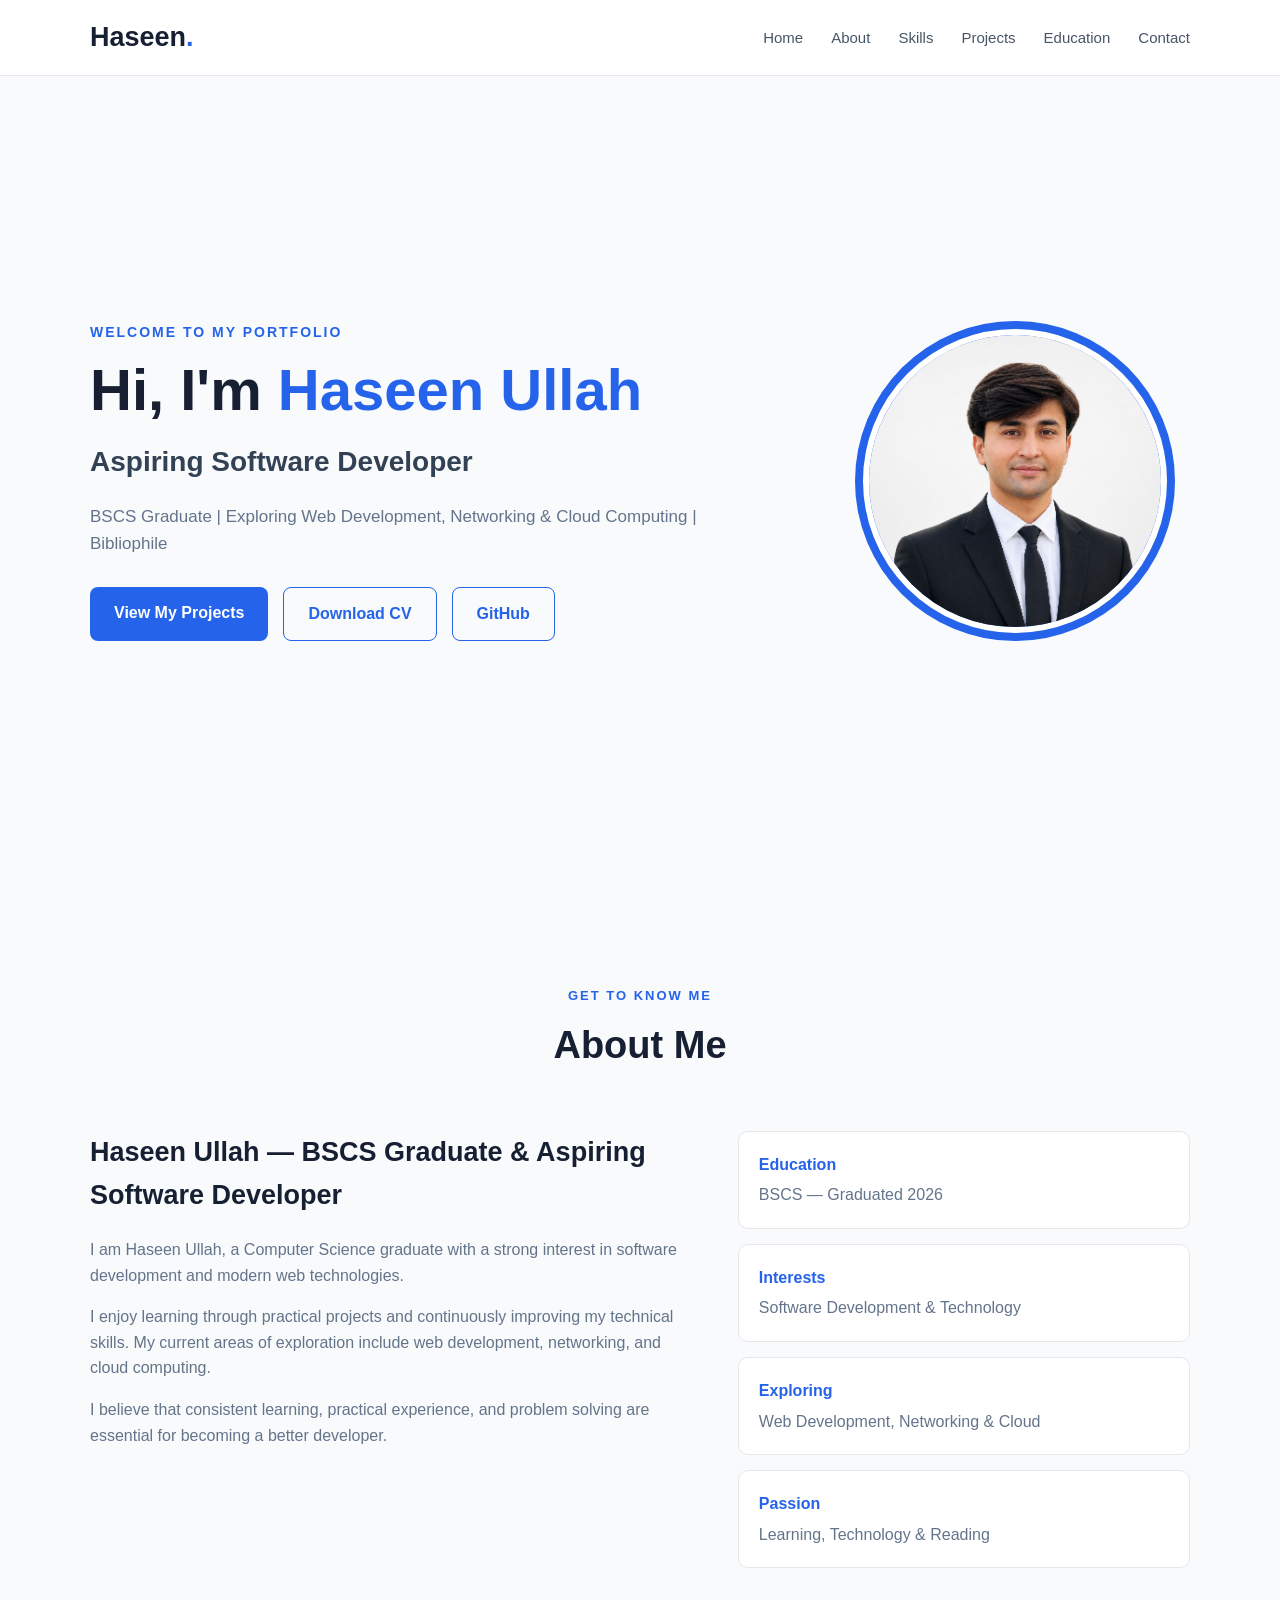
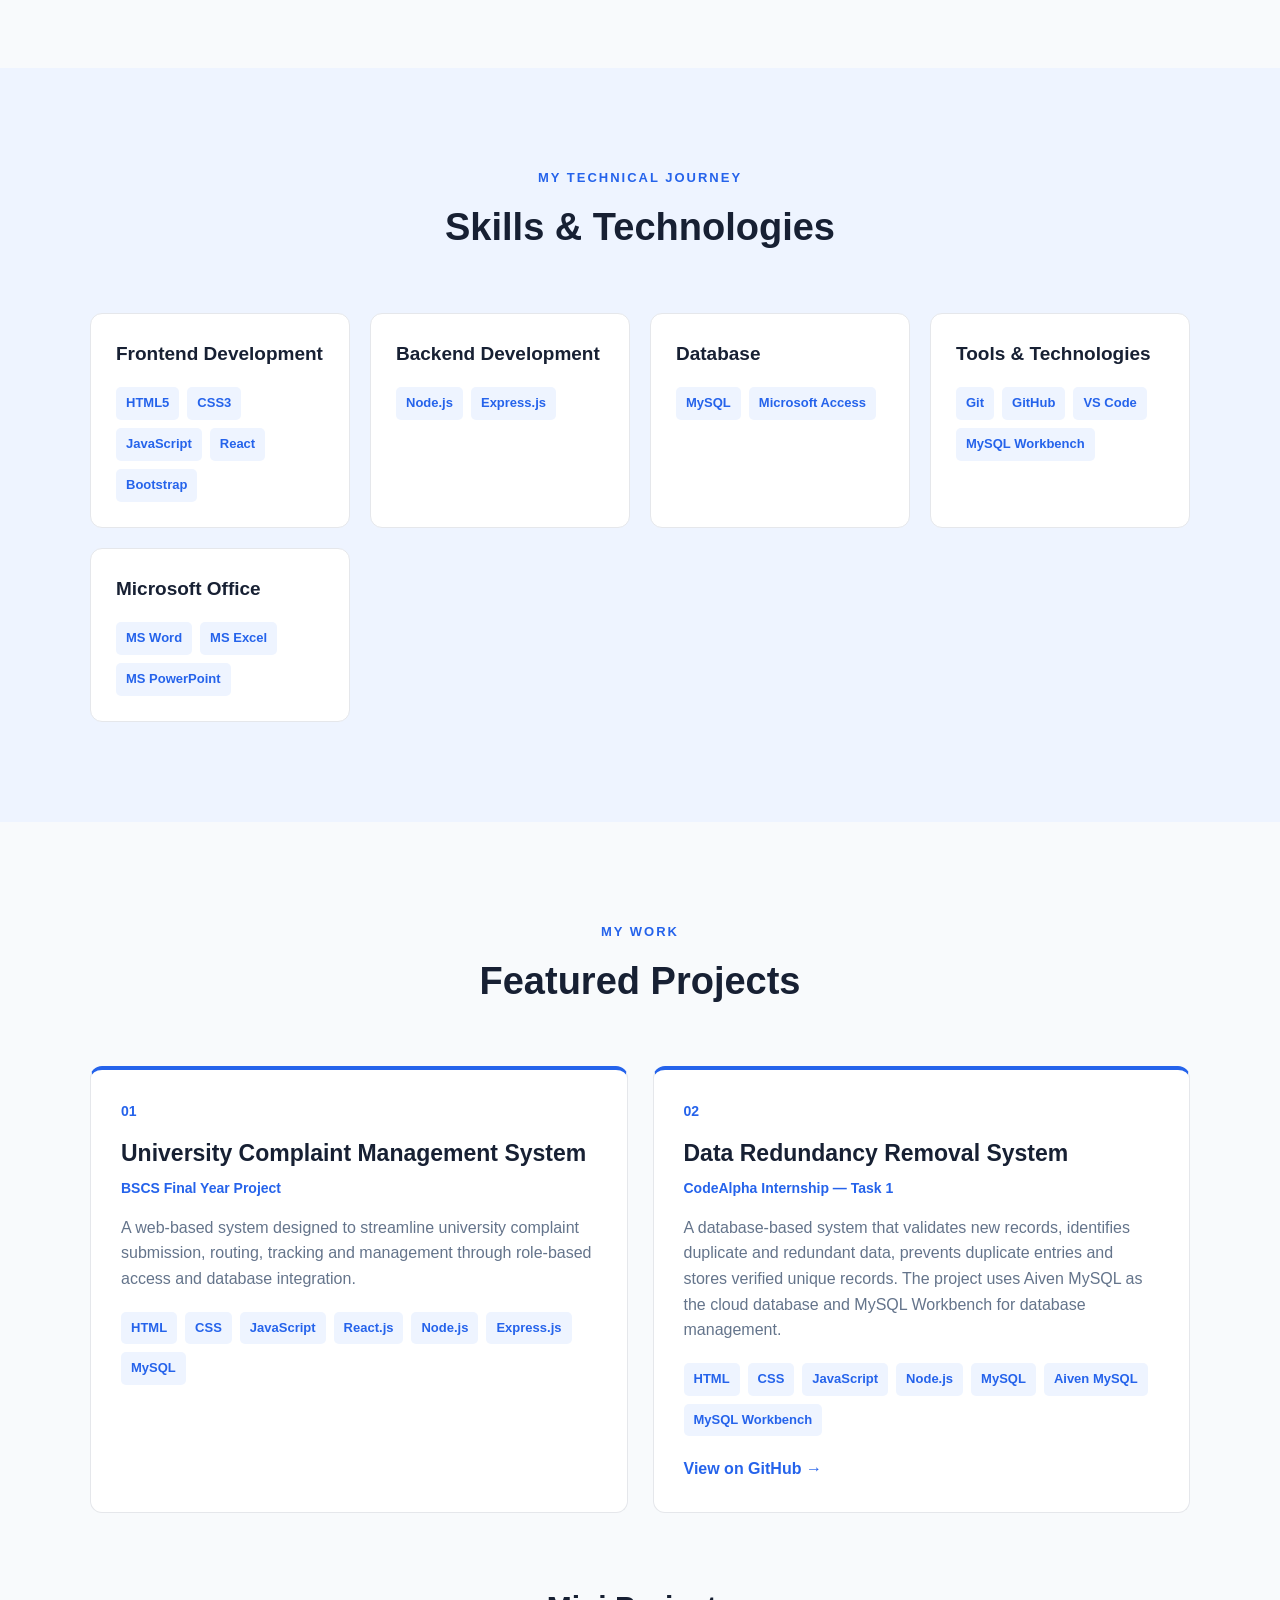
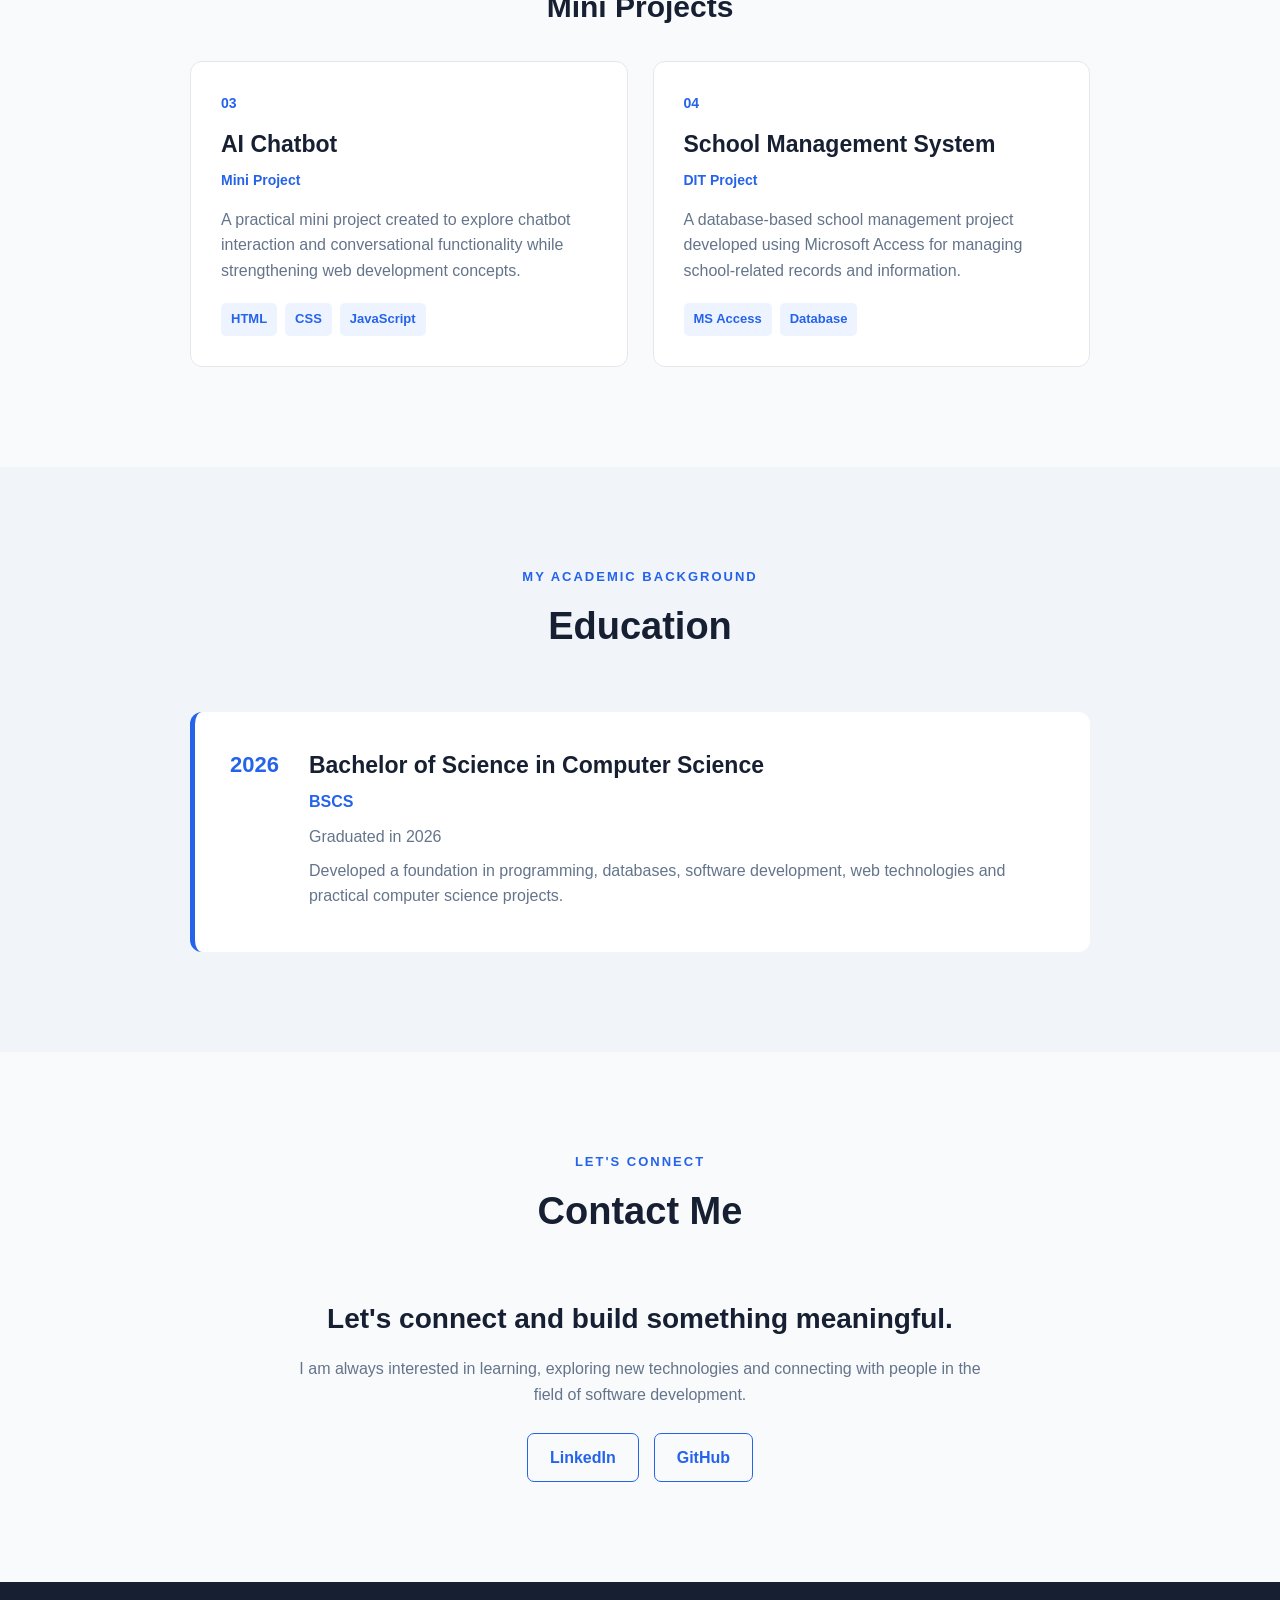
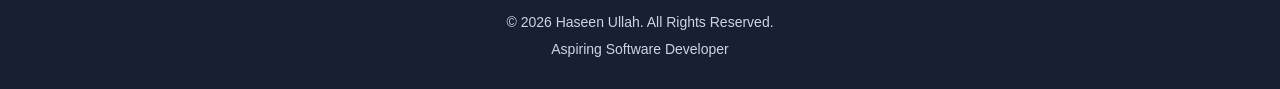
<file: index.html>
<!DOCTYPE html>
<html lang="en">

<head>
    <meta charset="UTF-8">
    <meta name="viewport" content="width=device-width, initial-scale=1.0">

    <!-- SEO -->
    <title>Haseen Ullah | Aspiring Software Developer</title>

    <meta name="description"
        content="Haseen Ullah is a BSCS Graduate and aspiring software developer. Explore his portfolio, projects, technical skills, education, and experience in web development, networking, and cloud computing.">

    <meta name="author" content="Haseen Ullah">
    <meta name="robots" content="index, follow">

    <!-- Canonical URL -->
    <link rel="canonical" href="https://haseen298.github.io/Haseen-Portfolio/">

    <!-- Keywords -->
    <meta name="keywords"
        content="Haseen Ullah, Haseen Ullah software developer, Haseen Ullah BSCS, Haseen Ullah portfolio, software developer Pakistan">

    <!-- Open Graph -->
    <meta property="og:title" content="Haseen Ullah | Aspiring Software Developer">

    <meta property="og:description"
        content="Explore Haseen Ullah's portfolio, projects, technical skills, education, and experience in software and web development.">

    <meta property="og:type" content="website">
    <meta property="og:url" content="https://haseen298.github.io/Haseen-Portfolio/">

    <!-- Stylesheet -->
    <link rel="stylesheet" href="style.css">
</head>

<body>

    <!-- NAVBAR -->

    <header>
        <nav class="navbar">

            <div class="logo">
                Haseen<span>.</span>
            </div>

            <ul class="nav-links">
                <li><a href="#home">Home</a></li>
                <li><a href="#about">About</a></li>
                <li><a href="#skills">Skills</a></li>
                <li><a href="#projects">Projects</a></li>
                <li><a href="#education">Education</a></li>
                <li><a href="#contact">Contact</a></li>
            </ul>

        </nav>
    </header>


    <main>

        <!-- HOME -->

        <section id="home" class="hero">

            <div class="hero-content">

                <p class="welcome">WELCOME TO MY PORTFOLIO</p>

                <h1>
                    Hi, I'm <span>Haseen Ullah</span>
                </h1>

                <h2>
                    Aspiring Software Developer
                </h2>

                <p class="hero-description">
                    BSCS Graduate | Exploring Web Development, Networking
                    &amp; Cloud Computing | Bibliophile
                </p>

                <div class="hero-buttons">

                    <a href="#projects" class="btn primary-btn">
                        View My Projects
                    </a>

                    <a href="Haseen_Ullah_CV.pdf"
                        download
                        class="btn secondary-btn">
                        Download CV
                    </a>

                    <a href="https://github.com/Haseen298"
                        target="_blank"
                        rel="noopener noreferrer"
                        class="btn secondary-btn">
                        GitHub
                    </a>

                </div>

            </div>


            <div class="hero-image">

                <div class="image-circle">

                    <img src="profile.jpg"
                        alt="Haseen Ullah - Aspiring Software Developer">

                </div>

            </div>

        </section>


        <!-- ABOUT -->

        <section id="about" class="section">

            <div class="section-title">

                <p>GET TO KNOW ME</p>

                <h2>About Me</h2>

            </div>


            <div class="about-content">

                <div class="about-text">

                    <h3>
                        Haseen Ullah — BSCS Graduate &amp;
                        Aspiring Software Developer
                    </h3>

                    <p>
                        I am Haseen Ullah, a Computer Science graduate
                        with a strong interest in software development
                        and modern web technologies.
                    </p>

                    <p>
                        I enjoy learning through practical projects
                        and continuously improving my technical skills.
                        My current areas of exploration include web
                        development, networking, and cloud computing.
                    </p>

                    <p>
                        I believe that consistent learning, practical
                        experience, and problem solving are essential
                        for becoming a better developer.
                    </p>

                </div>


                <div class="about-info">

                    <div class="info-box">
                        <h4>Education</h4>
                        <p>BSCS — Graduated 2026</p>
                    </div>

                    <div class="info-box">
                        <h4>Interests</h4>
                        <p>Software Development &amp; Technology</p>
                    </div>

                    <div class="info-box">
                        <h4>Exploring</h4>
                        <p>Web Development, Networking &amp; Cloud</p>
                    </div>

                    <div class="info-box">
                        <h4>Passion</h4>
                        <p>Learning, Technology &amp; Reading</p>
                    </div>

                </div>

            </div>

        </section>


        <!-- SKILLS -->

        <section id="skills" class="section skills-section">

            <div class="section-title">

                <p>MY TECHNICAL JOURNEY</p>

                <h2>Skills &amp; Technologies</h2>

            </div>


            <div class="skills-container">

                <!-- Frontend Development -->

                <div class="skill-card">

                    <h3>Frontend Development</h3>

                    <div class="skill-list">

                        <span>HTML5</span>
                        <span>CSS3</span>
                        <span>JavaScript</span>
                        <span>React</span>
                        <span>Bootstrap</span>

                    </div>

                </div>


                <!-- Backend Development -->

                <div class="skill-card">

                    <h3>Backend Development</h3>

                    <div class="skill-list">

                        <span>Node.js</span>
                        <span>Express.js</span>

                    </div>

                </div>


                <!-- Database -->

                <div class="skill-card">

                    <h3>Database</h3>

                    <div class="skill-list">

                        <span>MySQL</span>
                        <span>Microsoft Access</span>

                    </div>

                </div>


                <!-- Tools and Technologies -->

                <div class="skill-card">

                    <h3>Tools &amp; Technologies</h3>

                    <div class="skill-list">

                        <span>Git</span>
                        <span>GitHub</span>
                        <span>VS Code</span>
                        <span>MySQL Workbench</span>

                    </div>

                </div>


                <!-- Microsoft Office -->

                <div class="skill-card">

                    <h3>Microsoft Office</h3>

                    <div class="skill-list">

                        <span>MS Word</span>
                        <span>MS Excel</span>
                        <span>MS PowerPoint</span>

                    </div>

                </div>

            </div>

        </section>


        <!-- PROJECTS -->

        <section id="projects" class="section">

            <div class="section-title">

                <p>MY WORK</p>

                <h2>Featured Projects</h2>

            </div>


            <div class="projects-container">


                <!-- Project 01 -->

                <article class="project-card featured">

                    <div class="project-number">
                        01
                    </div>

                    <h3>
                        University Complaint Management System
                    </h3>

                    <p class="project-type">
                        BSCS Final Year Project
                    </p>

                    <p>
                        A web-based system designed to streamline
                        university complaint submission, routing,
                        tracking and management through role-based
                        access and database integration.
                    </p>

                    <div class="project-tech">

                        <span>HTML</span>
                        <span>CSS</span>
                        <span>JavaScript</span>
                        <span>React.js</span>
                        <span>Node.js</span>
                        <span>Express.js</span>
                        <span>MySQL</span>

                    </div>

                </article>


                <!-- Project 02 -->

                <article class="project-card featured">

                    <div class="project-number">
                        02
                    </div>

                    <h3>
                        Data Redundancy Removal System
                    </h3>

                    <p class="project-type">
                        CodeAlpha Internship — Task 1
                    </p>

                    <p>
                        A database-based system that validates new
                        records, identifies duplicate and redundant
                        data, prevents duplicate entries and stores
                        verified unique records. The project uses
                        Aiven MySQL as the cloud database and MySQL
                        Workbench for database management.
                    </p>

                    <div class="project-tech">

                        <span>HTML</span>
                        <span>CSS</span>
                        <span>JavaScript</span>
                        <span>Node.js</span>
                        <span>MySQL</span>
                        <span>Aiven MySQL</span>
                        <span>MySQL Workbench</span>

                    </div>

                    <a href="https://github.com/Haseen298/CodeAlpha_DataRedundancySystem"
                        target="_blank"
                        rel="noopener noreferrer"
                        class="project-link">
                        View on GitHub →
                    </a>

                </article>

            </div>


            <!-- MINI PROJECTS -->

            <div class="mini-project-title">

                <h2>Mini Projects</h2>

            </div>


            <div class="projects-container mini-projects">


                <!-- Project 03 -->

                <article class="project-card">

                    <div class="project-number">
                        03
                    </div>

                    <h3>
                        AI Chatbot
                    </h3>

                    <p class="project-type">
                        Mini Project
                    </p>

                    <p>
                        A practical mini project created to explore
                        chatbot interaction and conversational
                        functionality while strengthening web
                        development concepts.
                    </p>

                    <div class="project-tech">

                        <span>HTML</span>
                        <span>CSS</span>
                        <span>JavaScript</span>

                    </div>

                </article>


                <!-- Project 04 -->

                <article class="project-card">

                    <div class="project-number">
                        04
                    </div>

                    <h3>
                        School Management System
                    </h3>

                    <p class="project-type">
                        DIT Project
                    </p>

                    <p>
                        A database-based school management project
                        developed using Microsoft Access for managing
                        school-related records and information.
                    </p>

                    <div class="project-tech">

                        <span>MS Access</span>
                        <span>Database</span>

                    </div>

                </article>

            </div>

        </section>


        <!-- EDUCATION -->

        <section id="education" class="section education-section">

            <div class="section-title">

                <p>MY ACADEMIC BACKGROUND</p>

                <h2>Education</h2>

            </div>


            <div class="education-card">

                <div class="education-year">
                    2026
                </div>


                <div class="education-details">

                    <h3>
                        Bachelor of Science in Computer Science
                    </h3>

                    <h4>
                        BSCS
                    </h4>

                    <p>
                        Graduated in 2026
                    </p>

                    <p>
                        Developed a foundation in programming,
                        databases, software development, web
                        technologies and practical computer
                        science projects.
                    </p>

                </div>

            </div>

        </section>


        <!-- CONTACT -->

        <section id="contact" class="section contact-section">

            <div class="section-title">

                <p>LET'S CONNECT</p>

                <h2>Contact Me</h2>

            </div>


            <div class="contact-content">

                <h3>
                    Let's connect and build something meaningful.
                </h3>

                <p>
                    I am always interested in learning, exploring
                    new technologies and connecting with people
                    in the field of software development.
                </p>


                <div class="social-links">

                    <a href="https://www.linkedin.com/in/haseenwazir282/"
                        target="_blank"
                        rel="noopener noreferrer">
                        LinkedIn
                    </a>

                    <a href="https://github.com/Haseen298"
                        target="_blank"
                        rel="noopener noreferrer">
                        GitHub
                    </a>

                </div>

            </div>

        </section>

    </main>


    <!-- FOOTER -->

    <footer>

        <p>
            © 2026 Haseen Ullah. All Rights Reserved.
        </p>

        <p>
            Aspiring Software Developer
        </p>

    </footer>


    <!-- JavaScript -->

    <script src="script.js"></script>

</body>

</html>
</file>
<file: style.css>
/* =========================
   RESET
========================= */

* {
    margin: 0;
    padding: 0;
    box-sizing: border-box;
}

html {
    scroll-behavior: smooth;
}

body {
    font-family: Arial, Helvetica, sans-serif;
    line-height: 1.6;
    background: #f8fafc;
    color: #172033;
}

a {
    text-decoration: none;
}

ul {
    list-style: none;
}


/* =========================
   NAVBAR
========================= */

header {
    position: sticky;
    top: 0;
    z-index: 1000;
    background: rgba(255, 255, 255, 0.96);
    border-bottom: 1px solid #e5e7eb;
}

.navbar {
    max-width: 1150px;
    margin: auto;
    min-height: 75px;
    padding: 0 25px;

    display: flex;
    align-items: center;
    justify-content: space-between;
}

.logo {
    font-size: 27px;
    font-weight: 700;
    color: #172033;
}

.logo span {
    color: #2563eb;
}

.nav-links {
    display: flex;
    gap: 28px;
}

.nav-links a {
    color: #475569;
    font-size: 15px;
    font-weight: 500;
    transition: 0.3s;
}

.nav-links a:hover {
    color: #2563eb;
}


/* =========================
   HERO
========================= */

.hero {
    min-height: 90vh;
    max-width: 1150px;
    margin: auto;
    padding: 80px 25px;

    display: flex;
    align-items: center;
    justify-content: space-between;
    gap: 60px;
}

.hero-content {
    flex: 1;
}

.welcome {
    color: #2563eb;
    font-size: 14px;
    font-weight: 700;
    letter-spacing: 2px;
    margin-bottom: 15px;
}

.hero h1 {
    font-size: 58px;
    line-height: 1.1;
    margin-bottom: 18px;
}

.hero h1 span {
    color: #2563eb;
}

.hero h2 {
    font-size: 28px;
    color: #334155;
    margin-bottom: 18px;
}

.hero-description {
    max-width: 650px;
    color: #64748b;
    font-size: 17px;
    margin-bottom: 30px;
}

.hero-buttons {
    display: flex;
    gap: 15px;
}

.btn {
    display: inline-block;
    padding: 13px 24px;
    border-radius: 8px;
    font-weight: 600;
    transition: 0.3s;
}

.primary-btn {
    background: #2563eb;
    color: white;
}

.primary-btn:hover {
    background: #1d4ed8;
    transform: translateY(-2px);
}

.secondary-btn {
    border: 1px solid #2563eb;
    color: #2563eb;
}

.secondary-btn:hover {
    background: #2563eb;
    color: white;
}


/* =========================
   PROFILE IMAGE
========================= */

.hero-image {
    flex: 0 0 350px;
    display: flex;
    justify-content: center;
}

.image-circle {
    width: 320px;
    height: 320px;
    border-radius: 50%;
    padding: 8px;
    background: #2563eb;
}

.image-circle img {
    width: 100%;
    height: 100%;
    object-fit: cover;
    border-radius: 50%;
    border: 6px solid white;
}


/* =========================
   GENERAL SECTIONS
========================= */

.section {
    max-width: 1150px;
    margin: auto;
    padding: 100px 25px;
}

.section-title {
    text-align: center;
    margin-bottom: 55px;
}

.section-title p {
    color: #2563eb;
    font-size: 13px;
    font-weight: 700;
    letter-spacing: 2px;
    margin-bottom: 8px;
}

.section-title h2 {
    font-size: 38px;
}


/* =========================
   ABOUT
========================= */

.about-content {
    display: grid;
    grid-template-columns: 1.3fr 1fr;
    gap: 60px;
    align-items: start;
}

.about-text h3 {
    font-size: 27px;
    margin-bottom: 20px;
}

.about-text p {
    color: #64748b;
    margin-bottom: 16px;
}

.about-info {
    display: grid;
    gap: 15px;
}

.info-box {
    background: white;
    padding: 20px;
    border-radius: 10px;
    border: 1px solid #e5e7eb;
}

.info-box h4 {
    color: #2563eb;
    margin-bottom: 5px;
}

.info-box p {
    color: #64748b;
}


/* =========================
   SKILLS
========================= */

.skills-section {
    max-width: none;
    background: #eef4ff;
}

.skills-section .section-title,
.skills-container {
    max-width: 1100px;
    margin-left: auto;
    margin-right: auto;
}

.skills-container {
    display: grid;
    grid-template-columns: repeat(4, 1fr);
    gap: 20px;
}

.skill-card {
    background: white;
    padding: 25px;
    border-radius: 12px;
    border: 1px solid #e5e7eb;
}

.skill-card h3 {
    margin-bottom: 18px;
    font-size: 19px;
}

.skill-list {
    display: flex;
    flex-wrap: wrap;
    gap: 8px;
}

.skill-list span,
.project-tech span {
    background: #eef4ff;
    color: #2563eb;
    padding: 6px 10px;
    border-radius: 5px;
    font-size: 13px;
    font-weight: 600;
}

.learning-card {
    border-top: 4px solid #2563eb;
}


/* =========================
   PROJECTS
========================= */

.projects-container {
    display: grid;
    grid-template-columns: repeat(2, 1fr);
    gap: 25px;
}

.project-card {
    background: white;
    padding: 30px;
    border: 1px solid #e5e7eb;
    border-radius: 12px;
    transition: 0.3s;
}

.project-card:hover {
    transform: translateY(-6px);
    box-shadow: 0 15px 35px rgba(15, 23, 42, 0.08);
}

.project-card.featured {
    border-top: 4px solid #2563eb;
}

.project-number {
    color: #2563eb;
    font-size: 14px;
    font-weight: 700;
    margin-bottom: 12px;
}

.project-card h3 {
    font-size: 23px;
    margin-bottom: 6px;
}

.project-type {
    color: #2563eb;
    font-size: 14px;
    font-weight: 600;
    margin-bottom: 15px;
}

.project-card > p:not(.project-type) {
    color: #64748b;
    margin-bottom: 20px;
}

.project-tech {
    display: flex;
    flex-wrap: wrap;
    gap: 8px;
}

.project-link {
    display: inline-block;
    margin-top: 20px;
    color: #2563eb;
    font-weight: 600;
}

.mini-project-title {
    text-align: center;
    margin: 70px 0 30px;
}

.mini-project-title h2 {
    font-size: 30px;
}

.mini-projects {
    max-width: 900px;
    margin: auto;
}


/* =========================
   EDUCATION
========================= */

.education-section {
    background: #f1f5f9;
    max-width: none;
    padding-left: calc((100% - 1100px) / 2);
    padding-right: calc((100% - 1100px) / 2);
}

.education-card {
    background: white;
    max-width: 900px;
    margin: auto;
    padding: 35px;
    border-radius: 12px;
    border-left: 5px solid #2563eb;

    display: flex;
    gap: 30px;
}

.education-year {
    font-size: 22px;
    font-weight: 700;
    color: #2563eb;
}

.education-details h3 {
    font-size: 23px;
    margin-bottom: 5px;
}

.education-details h4 {
    color: #2563eb;
    margin-bottom: 10px;
}

.education-details p {
    color: #64748b;
    margin-bottom: 8px;
}


/* =========================
   CONTACT
========================= */

.contact-section {
    text-align: center;
}

.contact-content {
    max-width: 700px;
    margin: auto;
}

.contact-content h3 {
    font-size: 28px;
    margin-bottom: 15px;
}

.contact-content > p {
    color: #64748b;
    margin-bottom: 25px;
}

.social-links {
    display: flex;
    justify-content: center;
    gap: 15px;
}

.social-links a {
    border: 1px solid #2563eb;
    color: #2563eb;
    padding: 11px 22px;
    border-radius: 7px;
    font-weight: 600;
    transition: 0.3s;
}

.social-links a:hover {
    background: #2563eb;
    color: white;
}


/* =========================
   FOOTER
========================= */

footer {
    background: #172033;
    color: #cbd5e1;
    text-align: center;
    padding: 25px;
}

footer p {
    margin: 4px;
    font-size: 14px;
}


/* =========================
   SCROLL ANIMATION
========================= */

.hidden {
    opacity: 0;
    transform: translateY(30px);
    transition: opacity 0.7s ease, transform 0.7s ease;
}

.show {
    opacity: 1;
    transform: translateY(0);
}


/* =========================
   RESPONSIVE DESIGN
========================= */

@media (max-width: 900px) {

    .nav-links {
        gap: 15px;
    }

    .hero {
        flex-direction: column-reverse;
        text-align: center;
        padding-top: 60px;
    }

    .hero-buttons {
        justify-content: center;
    }

    .hero-image {
        flex-basis: auto;
    }

    .skills-container {
        grid-template-columns: repeat(2, 1fr);
    }

    .about-content {
        grid-template-columns: 1fr;
    }
}


@media (max-width: 650px) {

    .navbar {
        flex-direction: column;
        padding: 18px;
        gap: 15px;
    }

    .nav-links {
        flex-wrap: wrap;
        justify-content: center;
        gap: 12px;
    }

    .hero h1 {
        font-size: 40px;
    }

    .hero h2 {
        font-size: 22px;
    }

    .image-circle {
        width: 240px;
        height: 240px;
    }

    .projects-container {
        grid-template-columns: 1fr;
    }

    .skills-container {
        grid-template-columns: 1fr;
    }

    .education-card {
        flex-direction: column;
        gap: 10px;
    }

    .section {
        padding: 70px 20px;
    }

    .section-title h2 {
        font-size: 30px;
    }
}
</file>
